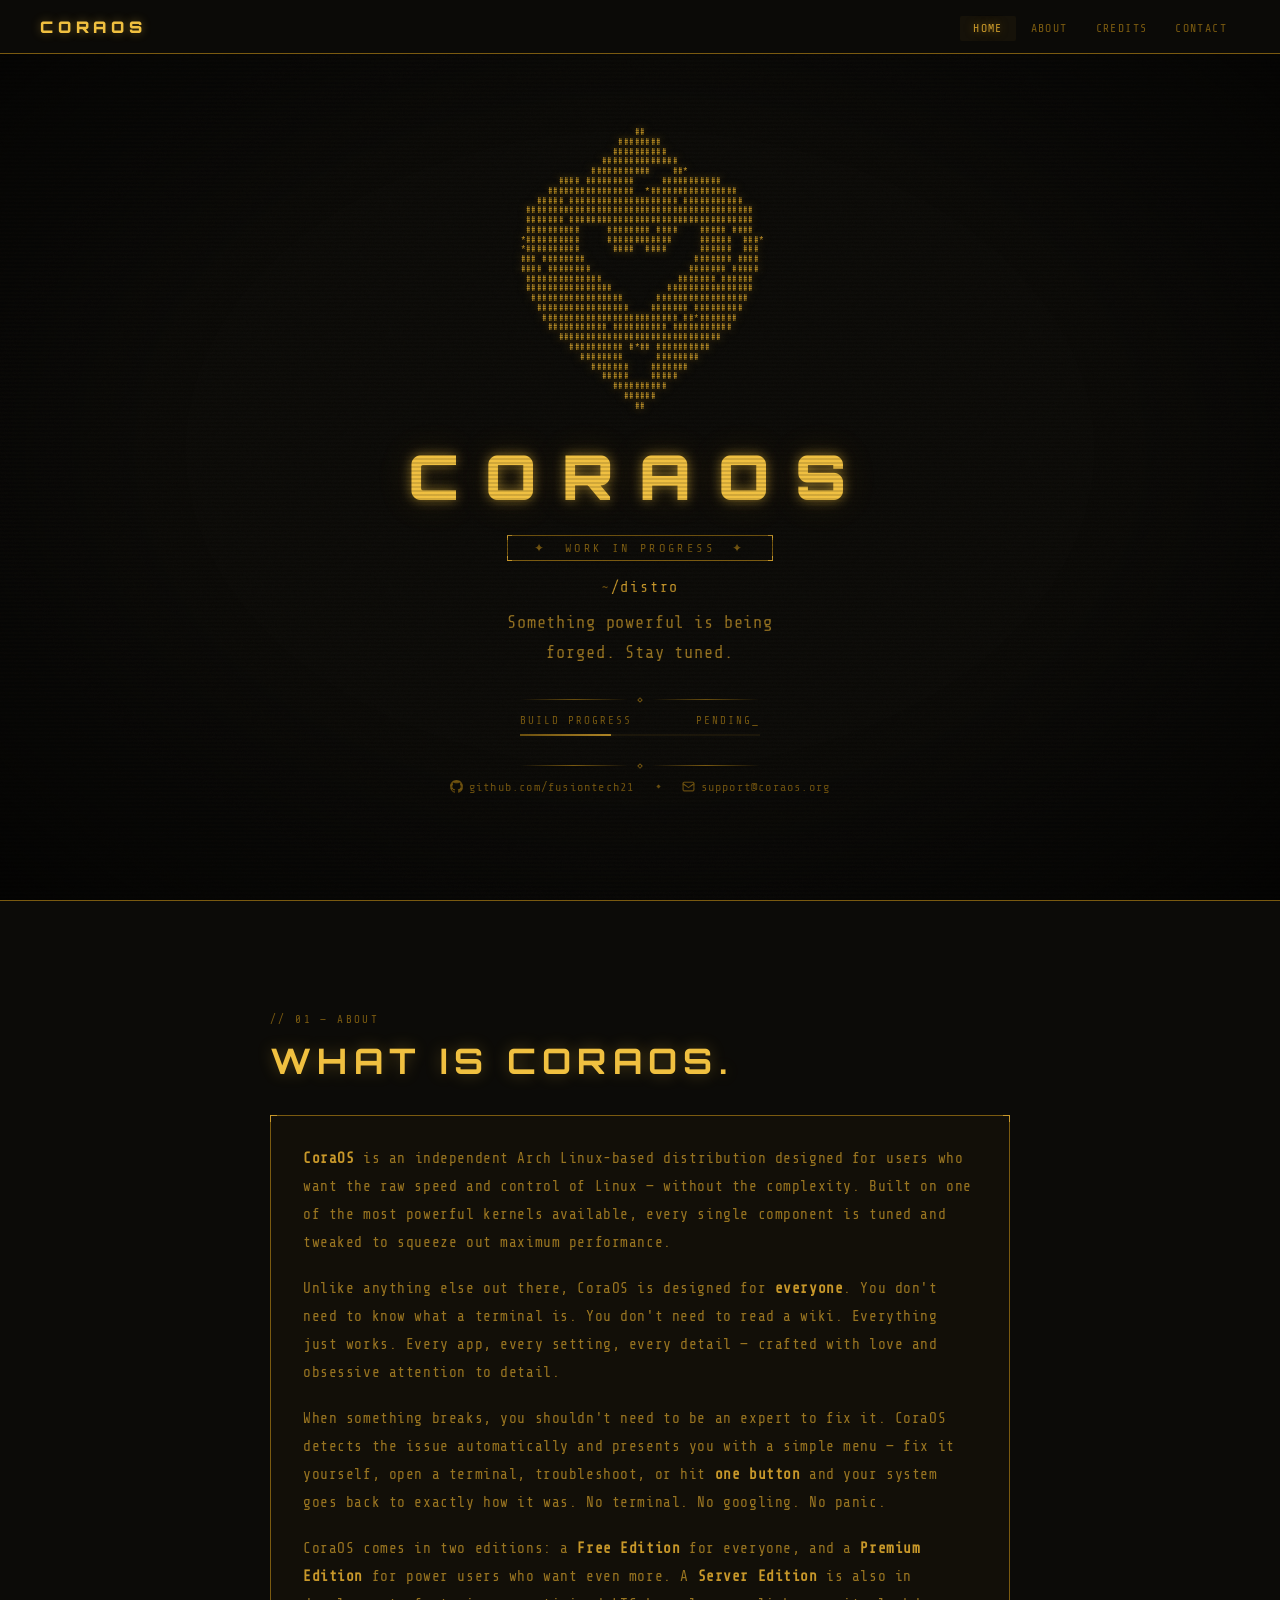
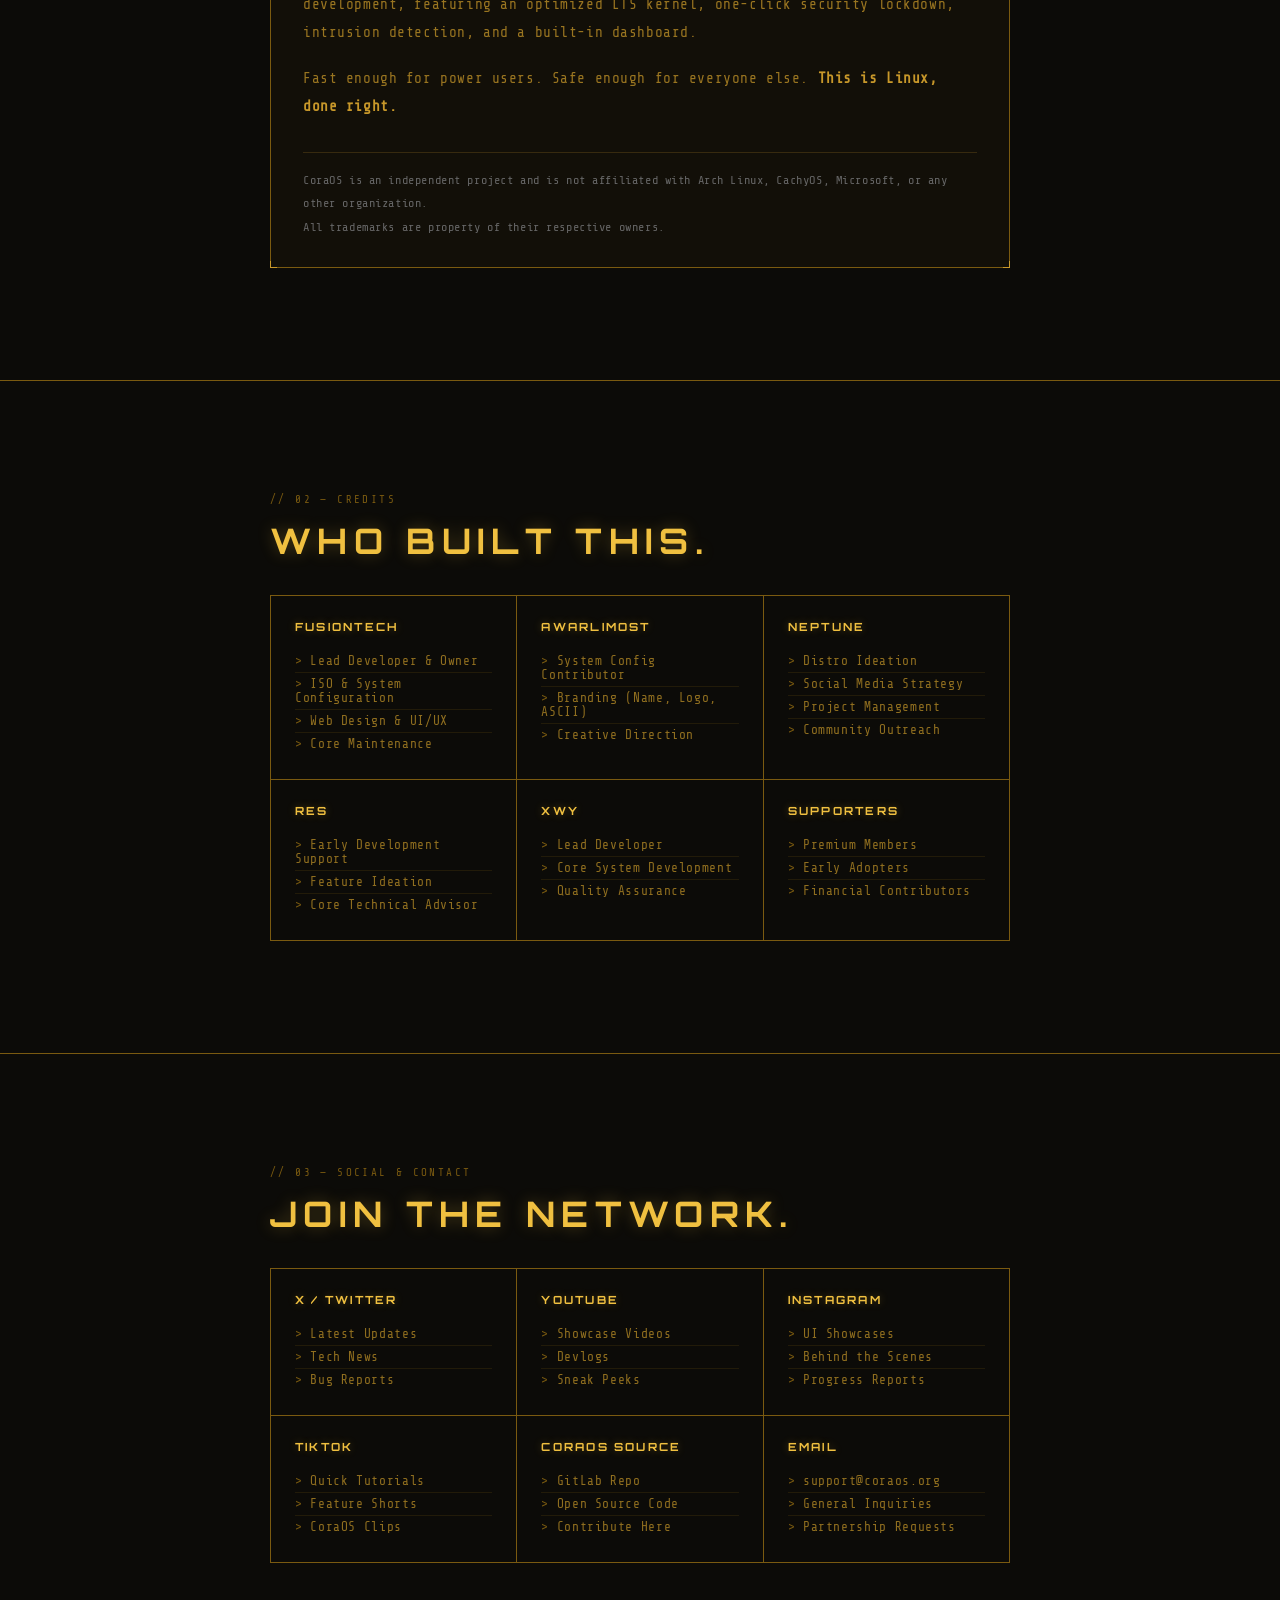
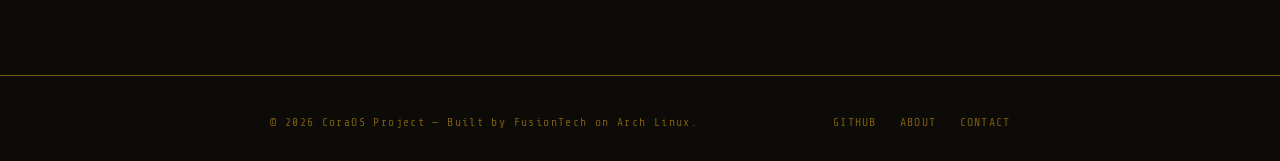
<file: index.html>
<!doctype html>
<html lang="en">
    <head>
        <link
            rel="icon"
            type="image/png"
            sizes="144x144"
            href="https://www.coraos.org/favicon-144.png"
        />
        <link rel="shortcut icon" href="https://www.coraos.org/favicon.ico" />
        <meta charset="UTF-8" />
        <meta name="viewport" content="width=device-width, initial-scale=1.0" />
        <meta
            name="keywords"
            content="CoraOS, Fedora Linux, Linux distribution, open source distro, developer Linux, gaming Linux"
        />
        <link rel="canonical" href="https://coraos.org/" />
        <title>CoraOS — By FusionTech.</title>
        <meta name="title" content="CoraOS by Fusiontech." />
        <meta
            name="description"
            content="CoraOS - A powerful, user-friendly Fedora-based Linux distribution with Default, Developer and Gaming editions. Built for performance and ease of use."
        />

        <meta property="og:type" content="website" />
        <meta property="og:url" content="https://coraos.org/" />
        <meta property="og:title" content="CoraOS by Fusiontech." />
        <meta
            property="og:description"
            content="CoraOS - A powerful, user-friendly Fedora-based Linux distribution with Default, Developer and Gaming editions. Built for performance and ease of use."
        />
        <meta property="og:image" content="https://coraos.org/embedbanner.png" />

        <meta property="twitter:card" content="summary_large_image" />
        <meta property="twitter:url" content="https://coraos.org/" />
        <meta property="twitter:title" content="CoraOS by Fusiontech." />
        <meta
            property="twitter:description"
            content="CoraOS - A powerful, user-friendly Fedora-based Linux distribution with Default, Developer and Gaming editions. Built for performance and ease of use."
        />
        <meta
            property="twitter:image"
            content="https://coraos.org/embedbanner.png"
        />

        <meta name="theme-color" content="#c8982a" />

        <link rel="preconnect" href="https://fonts.googleapis.com" />
        <link
            href="https://fonts.googleapis.com/css2?family=Share+Tech+Mono&family=Orbitron:wght@400;700;900&display=swap"
            rel="stylesheet"
        />

        <meta name="robots" content="index, follow" />

        <link rel="stylesheet" href="./styles/main.css" />
    </head>
    <body>
        <div id="noise"></div>
        <div id="particles"></div>

        <div data-include="./partials/nav.html"></div>
        <div data-include="./partials/mob-menu.html"></div>
        <div data-include="./partials/hero.html"></div>
        <div data-include="./partials/about.html"></div>
        <div data-include="./partials/credits.html"></div>
        <div data-include="./partials/contact.html"></div>
        <div data-include="./partials/footer.html"></div>

        <script src="./scripts/app.js" defer></script>
    </body>
</html>
</file>
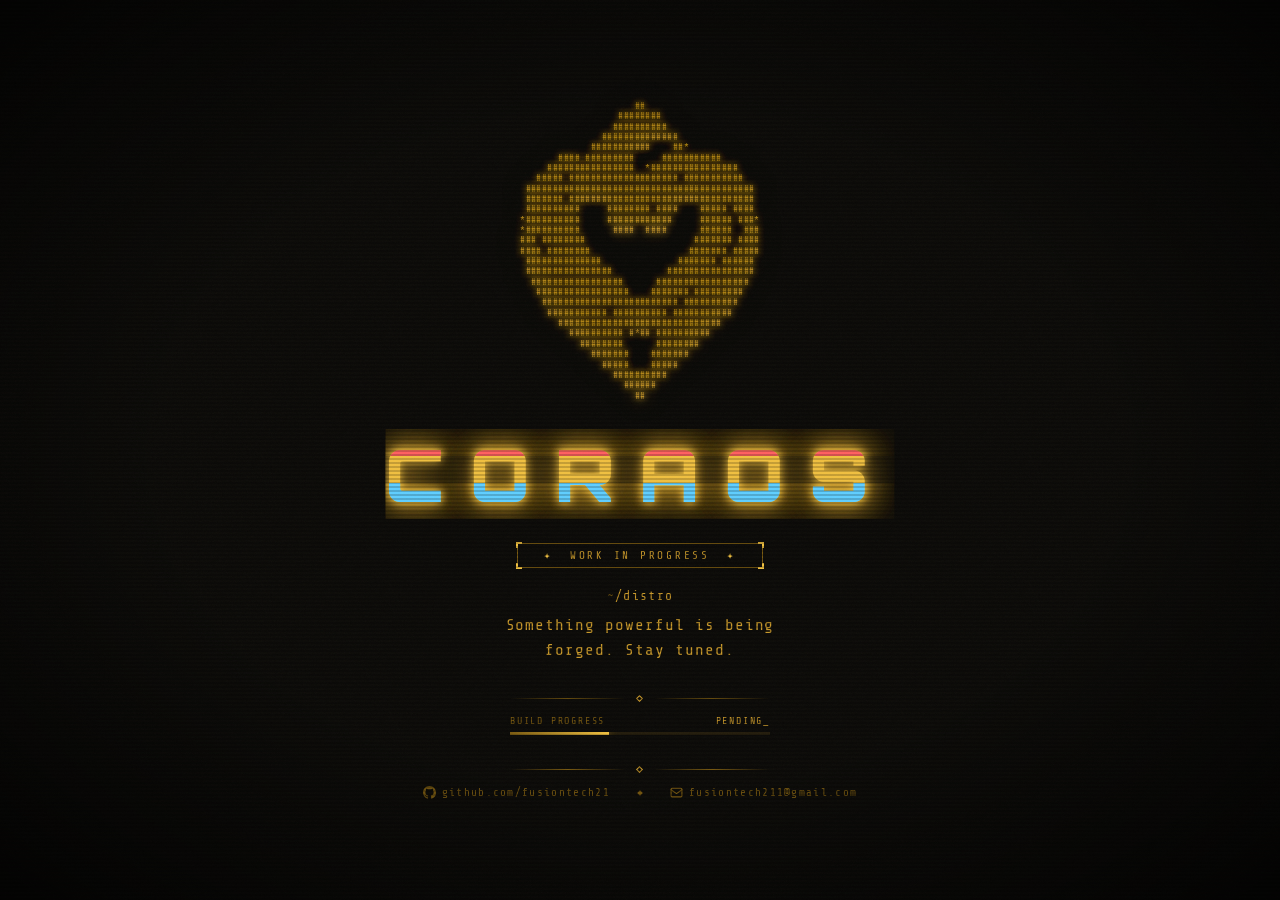
<file: smadd.html>
<!DOCTYPE html>
<html lang="en">
<head>
  <meta charset="UTF-8" />
  <meta name="viewport" content="width=device-width, initial-scale=1.0" />
  <title>CoraOS — Work In Progress</title>
  <link rel="preconnect" href="https://fonts.googleapis.com" />
  <link href="https://fonts.googleapis.com/css2?family=Share+Tech+Mono&family=Orbitron:wght@400;700;900&display=swap" rel="stylesheet" />
  <style>
    *, *::before, *::after { box-sizing: border-box; margin: 0; padding: 0; }

    :root {
      --gold: #c8982a;
      --gold-bright: #f0c040;
      --gold-dim: #7a5a10;
      --bg: #0c0b08;
      --scanline-color: rgba(0,0,0,0.18);
    }

    html, body {
      width: 100%; height: 100%;
      background: var(--bg);
      color: var(--gold);
      font-family: 'Share Tech Mono', monospace;
      overflow: hidden;
      display: flex;
      align-items: center;
      justify-content: center;
    }

    /* ── SCANLINES ── */
    body::before {
      content: '';
      position: fixed;
      inset: 0;
      background: repeating-linear-gradient(
        to bottom,
        transparent 0px,
        transparent 2px,
        var(--scanline-color) 2px,
        var(--scanline-color) 4px
      );
      pointer-events: none;
      z-index: 100;
      animation: scanMove 8s linear infinite;
    }

    @keyframes scanMove {
      0%   { background-position: 0 0; }
      100% { background-position: 0 100px; }
    }

    /* ── VIGNETTE ── */
    body::after {
      content: '';
      position: fixed;
      inset: 0;
      background: radial-gradient(ellipse at center, transparent 50%, rgba(0,0,0,0.75) 100%);
      pointer-events: none;
      z-index: 99;
    }

    /* ── FLOATING PARTICLES ── */
    #particles {
      position: fixed;
      inset: 0;
      pointer-events: none;
      overflow: hidden;
      z-index: 1;
    }
    .particle {
      position: absolute;
      width: 2px; height: 2px;
      border-radius: 50%;
      background: var(--gold);
      opacity: 0;
      animation: floatUp var(--dur) var(--delay) infinite ease-in;
    }
    @keyframes floatUp {
      0%   { transform: translateY(0) translateX(0); opacity: 0; }
      10%  { opacity: 0.6; }
      90%  { opacity: 0.2; }
      100% { transform: translateY(-100vh) translateX(var(--drift)); opacity: 0; }
    }

    /* ── MAIN WRAPPER ── */
    #main {
      position: relative;
      z-index: 10;
      display: flex;
      flex-direction: column;
      align-items: center;
      gap: 0;
      opacity: 0;
      animation: fadeIn 1.2s 0.3s ease forwards;
    }
    @keyframes fadeIn { to { opacity: 1; } }

    /* ── ASCII ART ── */
    #ascii-wrap {
      position: relative;
      margin-bottom: 28px;
    }

    #ascii {
      font-family: 'Share Tech Mono', monospace;
      font-size: clamp(5px, 1.1vw, 9px);
      line-height: 1.15;
      letter-spacing: 0.05em;
      white-space: pre;
      color: var(--gold);
      text-shadow:
        0 0 6px var(--gold-bright),
        0 0 14px var(--gold),
        0 0 30px var(--gold-dim);
      animation: glowPulse 3s ease-in-out infinite, charFlicker 0.08s step-end infinite;
      position: relative;
      user-select: none;
    }

    @keyframes glowPulse {
      0%, 100% {
        text-shadow:
          0 0 6px var(--gold-bright),
          0 0 14px var(--gold),
          0 0 30px var(--gold-dim);
        opacity: 1;
      }
      50% {
        text-shadow:
          0 0 10px var(--gold-bright),
          0 0 22px var(--gold),
          0 0 50px var(--gold-dim),
          0 0 80px rgba(200,152,42,0.3);
        opacity: 0.95;
      }
    }

    @keyframes charFlicker {
      0%   { opacity: 1; }
      92%  { opacity: 1; }
      93%  { opacity: 0.85; }
      94%  { opacity: 1; }
      97%  { opacity: 1; }
      98%  { opacity: 0.7; }
      99%  { opacity: 1; }
    }

    /* ── TITLE ── */
    #title {
      font-family: 'Orbitron', monospace;
      font-weight: 900;
      font-size: clamp(28px, 6vw, 72px);
      letter-spacing: 0.35em;
      color: var(--gold-bright);
      text-transform: uppercase;
      text-shadow:
        0 0 10px var(--gold-bright),
        0 0 30px var(--gold),
        0 0 60px var(--gold-dim);
      position: relative;
      margin-bottom: 24px;
      animation: titleReveal 1.4s 0.8s both, glowTitle 4s 2s ease-in-out infinite;
    }

    @keyframes titleReveal {
      0% { clip-path: inset(0 100% 0 0); opacity: 0; }
      30% { opacity: 1; }
      100% { clip-path: inset(0 0% 0 0); opacity: 1; }
    }

    @keyframes glowTitle {
      0%, 100% {
        text-shadow:
          0 0 10px var(--gold-bright),
          0 0 30px var(--gold),
          0 0 60px var(--gold-dim);
      }
      50% {
        text-shadow:
          0 0 20px #fff8e0,
          0 0 40px var(--gold-bright),
          0 0 80px var(--gold),
          0 0 120px var(--gold-dim);
      }
    }

    /* glitch layers */
    #title::before, #title::after {
      content: 'CoraOS';
      position: absolute;
      top: 0; left: 0; width: 100%;
      font-family: 'Orbitron', monospace;
      font-weight: 900;
      letter-spacing: 0.35em;
    }
    #title::before {
      color: #ff6060;
      animation: glitchTop 5s 3s step-end infinite;
      clip-path: inset(0 0 70% 0);
    }
    #title::after {
      color: #60cfff;
      animation: glitchBot 5s 3.2s step-end infinite;
      clip-path: inset(60% 0 0 0);
    }

    @keyframes glitchTop {
      0%,90%,100% { transform: none; opacity: 0; }
      91% { transform: translate(-3px, -2px); opacity: 0.7; }
      93% { transform: translate(3px, 1px); opacity: 0.5; }
      95% { transform: none; opacity: 0; }
    }
    @keyframes glitchBot {
      0%,88%,100% { transform: none; opacity: 0; }
      89% { transform: translate(3px, 2px); opacity: 0.7; }
      91% { transform: translate(-2px, -1px); opacity: 0.4; }
      93% { transform: none; opacity: 0; }
    }

    /* ── BADGE ── */
    #badge {
      border: 1px solid var(--gold-dim);
      padding: 5px 18px;
      font-size: 11px;
      letter-spacing: 0.25em;
      color: var(--gold);
      text-transform: uppercase;
      position: relative;
      margin-bottom: 20px;
      opacity: 0;
      animation: fadeSlideUp 0.8s 1.4s ease forwards;
    }
    #badge::before, #badge::after {
      content: '✦';
      margin: 0 8px;
      color: var(--gold-bright);
    }
    #badge .corner {
      position: absolute;
      width: 6px; height: 6px;
      border-color: var(--gold-bright);
      border-style: solid;
    }
    #badge .corner.tl { top: -2px; left: -2px; border-width: 2px 0 0 2px; }
    #badge .corner.tr { top: -2px; right: -2px; border-width: 2px 2px 0 0; }
    #badge .corner.bl { bottom: -2px; left: -2px; border-width: 0 0 2px 2px; }
    #badge .corner.br { bottom: -2px; right: -2px; border-width: 0 2px 2px 0; }

    /* ── PATH ── */
    #path {
      font-size: 13px;
      color: var(--gold-dim);
      letter-spacing: 0.1em;
      margin-bottom: 10px;
      opacity: 0;
      animation: fadeSlideUp 0.8s 1.7s ease forwards;
    }
    #path span { color: var(--gold); }

    /* ── TAGLINE ── */
    #tagline {
      font-size: clamp(13px, 2vw, 16px);
      letter-spacing: 0.06em;
      color: var(--gold);
      text-align: center;
      line-height: 1.6;
      opacity: 0;
      animation: fadeSlideUp 0.8s 2s ease forwards;
      margin-bottom: 32px;
    }

    /* ── DIVIDER ── */
    .divider {
      display: flex;
      align-items: center;
      gap: 12px;
      width: 260px;
      margin-bottom: 14px;
      opacity: 0;
      animation: fadeSlideUp 0.6s 2.2s ease forwards;
    }
    .divider-line {
      flex: 1;
      height: 1px;
      background: linear-gradient(to right, transparent, var(--gold-dim), transparent);
    }
    .divider-dot {
      width: 5px; height: 5px;
      border: 1px solid var(--gold);
      transform: rotate(45deg);
      animation: rotateDot 6s linear infinite;
    }
    @keyframes rotateDot { to { transform: rotate(225deg); } }

    /* ── PROGRESS BAR ── */
    #progress-wrap {
      width: 260px;
      margin-bottom: 32px;
      opacity: 0;
      animation: fadeSlideUp 0.8s 2.3s ease forwards;
    }
    #progress-label {
      display: flex;
      justify-content: space-between;
      font-size: 10px;
      letter-spacing: 0.18em;
      color: var(--gold-dim);
      text-transform: uppercase;
      margin-bottom: 6px;
    }
    #progress-label span:last-child {
      color: var(--gold);
      animation: blink 1.4s step-end infinite;
    }
    @keyframes blink { 50% { opacity: 0; } }

    #progress-track {
      width: 100%;
      height: 3px;
      background: rgba(200,152,42,0.12);
      position: relative;
      overflow: hidden;
    }
    #progress-fill {
      height: 100%;
      background: linear-gradient(to right, var(--gold-dim), var(--gold-bright));
      width: 0;
      animation: fillBar 3s 2.8s ease forwards;
      box-shadow: 0 0 8px var(--gold);
    }
    @keyframes fillBar { to { width: 38%; } }

    #progress-track::after {
      content: '';
      position: absolute;
      top: 0; left: -60%;
      width: 50%;
      height: 100%;
      background: linear-gradient(to right, transparent, rgba(255,255,255,0.4), transparent);
      animation: shimmer 2.5s 3.5s ease-in-out infinite;
    }
    @keyframes shimmer {
      0% { left: -60%; }
      100% { left: 120%; }
    }

    /* ── FOOTER LINKS ── */
    #links {
      display: flex;
      gap: 28px;
      align-items: center;
      font-size: 11px;
      letter-spacing: 0.12em;
      color: var(--gold-dim);
      opacity: 0;
      animation: fadeSlideUp 0.8s 2.6s ease forwards;
    }
    #links a {
      color: var(--gold-dim);
      text-decoration: none;
      display: flex;
      align-items: center;
      gap: 6px;
      transition: color 0.3s, text-shadow 0.3s;
    }
    #links a:hover {
      color: var(--gold-bright);
      text-shadow: 0 0 8px var(--gold);
    }
    .links-sep {
      width: 4px; height: 4px;
      background: var(--gold-dim);
      transform: rotate(45deg);
    }

    @keyframes fadeSlideUp {
      0% { opacity: 0; transform: translateY(12px); }
      100% { opacity: 1; transform: translateY(0); }
    }

    /* ── NOISE OVERLAY ── */
    #noise {
      position: fixed;
      inset: 0;
      pointer-events: none;
      z-index: 98;
      opacity: 0.035;
      background-image: url("data:image/svg+xml,%3Csvg viewBox='0 0 256 256' xmlns='http://www.w3.org/2000/svg'%3E%3Cfilter id='noise'%3E%3CfeTurbulence type='fractalNoise' baseFrequency='0.9' numOctaves='4' stitchTiles='stitch'/%3E%3C/filter%3E%3Crect width='100%25' height='100%25' filter='url(%23noise)'/%3E%3C/svg%3E");
      background-size: 128px 128px;
      animation: noiseAnim 0.15s step-end infinite;
    }
    @keyframes noiseAnim {
      0%   { background-position: 0 0; }
      25%  { background-position: -30px 15px; }
      50%  { background-position: 15px -20px; }
      75%  { background-position: -10px 25px; }
      100% { background-position: 20px -10px; }
    }
  </style>
</head>
<body>

<div id="noise"></div>

<!-- Floating particles -->
<div id="particles"></div>

<div id="main">

  <div id="ascii-wrap">
    <pre id="ascii">                                 ##                                 
                              ########                              
                             ##########                             
                           ##############                           
                         ###########    ##*                         
                   #### #########     ###########                   
                 ################  *################                
               ##### #################### ###########               
             ##########################################             
             ####### ##################################             
             ##########     ######## ####    ##### ####             
            *##########     ############     ###### ###*            
            *##########      ####  ####      ######  ###            
            ### ########                    ####### ####            
            #### ########                  ####### #####            
             ##############              ####### ######             
             ################          ################             
              #################      #################              
               #################    ####### #########               
                ######################### ##########                
                 ########### ########## ###########                 
                   ##############################                   
                     ########## #*## ##########                     
                       ########      ########                       
                         #######    #######                         
                           #####    #####                           
                             ##########                             
                               ######                               
                                 ##                                 </pre>
  </div>

  <div id="title">CoraOS</div>

  <div id="badge">
    <span class="corner tl"></span>
    <span class="corner tr"></span>
    <span class="corner bl"></span>
    <span class="corner br"></span>
    work in progress
  </div>

  <div id="path">~<span>/distro</span></div>

  <div id="tagline">
    Something powerful is being<br>forged. Stay tuned.
  </div>

  <div class="divider">
    <div class="divider-line"></div>
    <div class="divider-dot"></div>
    <div class="divider-line"></div>
  </div>

  <div id="progress-wrap">
    <div id="progress-label">
      <span>build progress</span>
      <span>pending_</span>
    </div>
    <div id="progress-track">
      <div id="progress-fill"></div>
    </div>
  </div>

  <div class="divider">
    <div class="divider-line"></div>
    <div class="divider-dot"></div>
    <div class="divider-line"></div>
  </div>

  <div id="links">
    <a href="https://github.com/fusiontech21" target="_blank">
      <!-- github icon -->
      <svg width="13" height="13" viewBox="0 0 24 24" fill="currentColor">
        <path d="M12 0C5.37 0 0 5.37 0 12c0 5.31 3.435 9.795 8.205 11.385.6.105.825-.255.825-.57 0-.285-.015-1.23-.015-2.235-3.015.555-3.795-.735-4.035-1.41-.135-.345-.72-1.41-1.23-1.695-.42-.225-1.02-.78-.015-.795.945-.015 1.62.87 1.845 1.23 1.08 1.815 2.805 1.305 3.495.99.105-.78.42-1.305.765-1.605-2.67-.3-5.46-1.335-5.46-5.925 0-1.305.465-2.385 1.23-3.225-.12-.3-.54-1.53.12-3.18 0 0 1.005-.315 3.3 1.23.96-.27 1.98-.405 3-.405s2.04.135 3 .405c2.295-1.56 3.3-1.23 3.3-1.23.66 1.65.24 2.88.12 3.18.765.84 1.23 1.905 1.23 3.225 0 4.605-2.805 5.625-5.475 5.925.435.375.81 1.095.81 2.22 0 1.605-.015 2.895-.015 3.3 0 .315.225.69.825.57A12.02 12.02 0 0 0 24 12c0-6.63-5.37-12-12-12z"/>
      </svg>
      github.com/fusiontech21
    </a>
    <div class="links-sep"></div>
    <a href="mailto:fusiontech211@gmail.com">
      <!-- mail icon -->
      <svg width="13" height="13" viewBox="0 0 24 24" fill="none" stroke="currentColor" stroke-width="2" stroke-linecap="round" stroke-linejoin="round">
        <rect x="2" y="4" width="20" height="16" rx="2"/>
        <path d="M2 7l10 7 10-7"/>
      </svg>
      fusiontech211@gmail.com
    </a>
  </div>

</div>

<script>
  // ── SPAWN PARTICLES ──
  const container = document.getElementById('particles');
  for (let i = 0; i < 40; i++) {
    const p = document.createElement('div');
    p.className = 'particle';
    p.style.cssText = `
      left: ${Math.random() * 100}%;
      bottom: ${Math.random() * -20}px;
      --dur: ${6 + Math.random() * 12}s;
      --delay: ${-Math.random() * 18}s;
      --drift: ${(Math.random() - 0.5) * 80}px;
      width: ${1 + Math.random() * 2}px;
      height: ${1 + Math.random() * 2}px;
    `;
    container.appendChild(p);
  }

  // ── RANDOM ASCII CHAR FLICKER ──
  const ascii = document.getElementById('ascii');
  const original = ascii.textContent;
  const chars = '#*+░▒▓';

  setInterval(() => {
    if (Math.random() > 0.7) return; // skip most frames
    const arr = original.split('');
    const hashPositions = arr.reduce((a, c, i) => (c === '#' ? [...a, i] : a), []);
    const pick = hashPositions[Math.floor(Math.random() * hashPositions.length)];
    if (pick !== undefined) {
      arr[pick] = chars[Math.floor(Math.random() * chars.length)];
      ascii.textContent = arr.join('');
      setTimeout(() => { ascii.textContent = original; }, 60);
    }
  }, 120);
</script>
</body>
</html>
</file>
<file: styles/main.css>
/*
  Split-out stylesheet from the original single-file index.html
  (keeping selectors/variables intact so layout stays the same)
*/

*,
*::before,
*::after {
    box-sizing: border-box;
    margin: 0;
    padding: 0;
}

:root {
    --gold: #c8982a;
    --gold-bright: #f0c040;
    --gold-dim: #7a5a10;
    --bg: #0c0b08;
}

html {
    scroll-behavior: smooth;
}

/* Makes the card link behave like a container */
.card-link {
    text-decoration: none;
    display: block;
    color: inherit;
}

.card-link:hover .gold-card {
    background: rgba(200, 152, 42, 0.12);
    cursor: pointer;
}

.card-link .gold-card li {
    transition: color 0.2s;
}

.card-link:hover .gold-card li {
    color: var(--gold-bright);
}

body {
    background: var(--bg);
    color: var(--gold);
    font-family: "Share Tech Mono", monospace;
    overflow-x: hidden;
}

/* SCANLINES */
body::before {
    content: "";
    position: fixed;
    inset: 0;
    z-index: 200;
    pointer-events: none;
    background: repeating-linear-gradient(
        to bottom,
        transparent 0px,
        transparent 2px,
        rgba(0, 0, 0, 0.13) 2px,
        rgba(0, 0, 0, 0.13) 4px
    );
}

/* VIGNETTE */
body::after {
    content: "";
    position: fixed;
    inset: 0;
    z-index: 199;
    pointer-events: none;
    background: radial-gradient(
        ellipse at center,
        transparent 50%,
        rgba(0, 0, 0, 0.65) 100%
    );
}

/* NOISE */
#noise {
    position: fixed;
    inset: 0;
    z-index: 198;
    pointer-events: none;
    opacity: 0.025;
    background-image: url("data:image/svg+xml,%3Csvg viewBox='0 0 256 256' xmlns='http://www.w3.org/2000/svg'%3E%3Cfilter id='n'%3E%3CfeTurbulence type='fractalNoise' baseFrequency='0.9' numOctaves='4' stitchTiles='stitch'/%3E%3C/filter%3E%3Crect width='100%25' height='100%25' filter='url(%23n)'/%3E%3C/svg%3E");
    background-size: 128px 128px;
    animation: noiseAnim 0.15s step-end infinite;
}
@keyframes noiseAnim {
    0% {
        background-position: 0 0;
    }
    25% {
        background-position: -30px 15px;
    }
    50% {
        background-position: 15px -20px;
    }
    75% {
        background-position: -10px 25px;
    }
    100% {
        background-position: 20px -10px;
    }
}

/* PARTICLES */
#particles {
    position: fixed;
    inset: 0;
    pointer-events: none;
    overflow: hidden;
    z-index: 1;
}
.particle {
    position: absolute;
    border-radius: 50%;
    background: var(--gold);
    opacity: 0;
    animation: floatUp var(--dur) var(--delay) infinite ease-in;
}
@keyframes floatUp {
    0% {
        transform: translateY(0) translateX(0);
        opacity: 0;
    }
    10% {
        opacity: 0.35;
    }
    90% {
        opacity: 0.08;
    }
    100% {
        transform: translateY(-100vh) translateX(var(--drift));
        opacity: 0;
    }
}

/* ── NAV ─────────────────────────────────────────── */
nav {
    position: fixed;
    top: 0;
    left: 0;
    right: 0;
    z-index: 300;
    display: flex;
    align-items: center;
    justify-content: space-between;
    padding: 0 clamp(1rem, 4vw, 2.5rem);
    height: 54px;
    background: rgba(12, 11, 8, 0.92);
    backdrop-filter: blur(10px);
    border-bottom: 1px solid var(--gold-dim);
}

.nav-logo {
    font-family: "Orbitron", monospace;
    font-weight: 900;
    font-size: 1rem;
    letter-spacing: 0.3em;
    color: var(--gold-bright);
    text-decoration: none;
    text-transform: uppercase;
    text-shadow: 0 0 10px rgba(240, 192, 64, 0.4);
}

.nav-links {
    display: flex;
    align-items: center;
    gap: 2px;
    list-style: none;
}
.nav-links a {
    font-family: "Share Tech Mono", monospace;
    font-size: 0.72rem;
    letter-spacing: 0.12em;
    color: var(--gold-dim);
    text-decoration: none;
    text-transform: uppercase;
    padding: 6px 13px;
    border-radius: 2px;
    transition: color 0.2s, text-shadow 0.2s, background 0.2s;
}
.nav-links a:hover,
.nav-links a.active {
    color: var(--gold);
    text-shadow: 0 0 8px rgba(200, 152, 42, 0.5);
    background: rgba(200, 152, 42, 0.06);
}
.nav-links .nav-cta a {
    border: 1px solid var(--gold-dim);
    color: var(--gold);
    padding: 5px 14px;
}
.nav-links .nav-cta a:hover {
    border-color: var(--gold);
    background: rgba(200, 152, 42, 0.1);
    text-shadow: 0 0 10px rgba(200, 152, 42, 0.5);
}

/* hamburger */
.ham {
    display: none;
    flex-direction: column;
    gap: 4px;
    background: none;
    border: none;
    cursor: pointer;
    padding: 4px;
}
.ham span {
    display: block;
    width: 20px;
    height: 1px;
    background: var(--gold);
    transition: all 0.25s;
}
.ham.open span:nth-child(1) {
    transform: translateY(5px) rotate(45deg);
}
.ham.open span:nth-child(2) {
    opacity: 0;
}
.ham.open span:nth-child(3) {
    transform: translateY(-5px) rotate(-45deg);
}

.mob-menu {
    display: none;
    position: fixed;
    inset: 0;
    z-index: 299;
    background: rgba(12, 11, 8, 0.97);
    flex-direction: column;
    align-items: center;
    justify-content: center;
    gap: 6px;
    padding: 2rem;
}
.mob-menu.open {
    display: flex;
}
.mob-menu a {
    width: 100%;
    text-align: center;
    padding: 13px;
    font-family: "Share Tech Mono", monospace;
    font-size: 0.85rem;
    letter-spacing: 0.2em;
    text-transform: uppercase;
    color: var(--gold-dim);
    text-decoration: none;
    border: 1px solid var(--gold-dim);
    border-radius: 2px;
    transition: all 0.2s;
}
.mob-menu a:hover {
    color: var(--gold);
    border-color: var(--gold);
    text-shadow: 0 0 8px rgba(200, 152, 42, 0.4);
}
.mob-menu .mcta {
    color: var(--gold);
    border-color: var(--gold);
}

/* ── SHARED SECTION STYLES ───────────────────────── */
section {
    position: relative;
    z-index: 10;
}

.sec-inner {
    max-width: 820px;
    margin: 0 auto;
    padding: clamp(4rem, 10vw, 7rem) clamp(1.25rem, 5vw, 2.5rem);
}

.sec-label {
    font-size: 0.68rem;
    letter-spacing: 0.22em;
    text-transform: uppercase;
    color: var(--gold-dim);
    margin-bottom: 0.75rem;
    display: block;
}

.sec-title {
    font-family: "Orbitron", monospace;
    font-weight: 700;
    font-size: clamp(1.4rem, 3.5vw, 2.2rem);
    letter-spacing: 0.18em;
    color: var(--gold-bright);
    text-transform: uppercase;
    text-shadow: 0 0 16px rgba(240, 192, 64, 0.3);
    margin-bottom: 2rem;
}

/* corner-bordered box */
.corner-box {
    position: relative;
    border: 1px solid var(--gold-dim);
    padding: 1.75rem 2rem;
    background: rgba(200, 152, 42, 0.03);
}
.corner-box .c {
    position: absolute;
    width: 7px;
    height: 7px;
    border-color: var(--gold);
    border-style: solid;
}
.corner-box .c.tl {
    top: -1px;
    left: -1px;
    border-width: 1px 0 0 1px;
}
.corner-box .c.tr {
    top: -1px;
    right: -1px;
    border-width: 1px 1px 0 0;
}
.corner-box .c.bl {
    bottom: -1px;
    left: -1px;
    border-width: 0 0 1px 1px;
}
.corner-box .c.br {
    bottom: -1px;
    right: -1px;
    border-width: 0 1px 1px 0;
}

/* divider */
.divider {
    display: flex;
    align-items: center;
    gap: 10px;
    margin: 2.5rem 0;
}
.divider-line {
    flex: 1;
    height: 1px;
    background: linear-gradient(to right, transparent, var(--gold-dim), transparent);
}
.divider-dot {
    width: 4px;
    height: 4px;
    border: 1px solid var(--gold-dim);
    transform: rotate(45deg);
}

/* grid for cards */
.gold-grid {
    display: grid;
    grid-template-columns: repeat(auto-fit, minmax(min(220px, 100%), 1fr));
    gap: 1px;
    border: 1px solid var(--gold-dim);
    background: var(--gold-dim);
}
.gold-card {
    background: var(--bg);
    padding: 1.5rem;
    transition: background 0.2s;
}
.gold-card:hover {
    background: rgba(200, 152, 42, 0.05);
}
.gold-card h4 {
    font-family: "Orbitron", monospace;
    font-size: 0.7rem;
    font-weight: 700;
    letter-spacing: 0.2em;
    text-transform: uppercase;
    color: var(--gold-bright);
    margin-bottom: 1rem;
    text-shadow: 0 0 8px rgba(240, 192, 64, 0.3);
}
.gold-card ul {
    list-style: none;
}
.gold-card li {
    font-size: 0.8rem;
    color: rgba(200, 152, 42, 0.7);
    letter-spacing: 0.05em;
    padding: 4px 0;
    border-bottom: 1px solid rgba(122, 90, 16, 0.2);
}
.gold-card li:last-child {
    border-bottom: none;
}
.gold-card li::before {
    content: "> ";
    color: var(--gold-dim);
}
.gold-card a {
    color: rgba(200, 152, 42, 0.7);
    text-decoration: none;
    transition: color 0.2s;
}
.gold-card a:hover {
    color: var(--gold-bright);
    text-shadow: 0 0 6px rgba(240, 192, 64, 0.4);
}

/* section separators */
#about {
    border-top: 1px solid var(--gold-dim);
}
#credits {
    border-top: 1px solid var(--gold-dim);
}
#contact {
    border-top: 1px solid var(--gold-dim);
}
footer {
    border-top: 1px solid var(--gold-dim);
}

/* ── HERO ────────────────────────────────────────── */
#hero {
    min-height: 100svh;
    display: flex;
    align-items: center;
    justify-content: center;
    padding: 70px 1rem 3rem;
}

#main {
    display: flex;
    flex-direction: column;
    align-items: center;
    opacity: 0;
    animation: fadeIn 1s 0.2s ease forwards;
    position: relative;
    z-index: 10;
}
@keyframes fadeIn {
    to {
        opacity: 1;
    }
}

#ascii {
    font-family: "Share Tech Mono", monospace;
    font-size: clamp(5px, 1.05vw, 8.5px);
    line-height: 1.15;
    letter-spacing: 0.05em;
    white-space: pre;
    color: var(--gold);
    text-shadow: 0 0 8px rgba(240, 192, 64, 0.5), 0 0 20px rgba(200, 152, 42, 0.25);
    margin-bottom: 26px;
    user-select: none;
    animation: subtlePulse 5s ease-in-out infinite;
}
@keyframes subtlePulse {
    0%,
    100% {
        opacity: 1;
    }
    50% {
        opacity: 0.88;
    }
}

#title {
    font-family: "Orbitron", monospace;
    font-weight: 900;
    font-size: clamp(26px, 5.2vw, 62px);
    letter-spacing: 0.42em;
    color: var(--gold-bright);
    text-transform: uppercase;
    text-shadow: 0 0 12px rgba(240, 192, 64, 0.55), 0 0 35px rgba(200, 152, 42, 0.2);
    margin-bottom: 20px;
    opacity: 0;
    animation: fadeUp 0.9s 0.5s ease forwards;
}

#badge {
    border: 1px solid var(--gold-dim);
    padding: 5px 18px;
    font-size: 12px;
    letter-spacing: 0.28em;
    color: var(--gold-dim);
    text-transform: uppercase;
    position: relative;
    margin-bottom: 18px;
    opacity: 0;
    animation: fadeUp 0.7s 0.9s ease forwards;
}
#badge::before,
#badge::after {
    content: "✦";
    margin: 0 8px;
}
#badge .corner {
    position: absolute;
    width: 5px;
    height: 5px;
    border-color: var(--gold);
    border-style: solid;
}
#badge .corner.tl {
    top: -1px;
    left: -1px;
    border-width: 1px 0 0 1px;
}
#badge .corner.tr {
    top: -1px;
    right: -1px;
    border-width: 1px 1px 0 0;
}
#badge .corner.bl {
    bottom: -1px;
    left: -1px;
    border-width: 0 0 1px 1px;
}
#badge .corner.br {
    bottom: -1px;
    right: -1px;
    border-width: 0 1px 1px 0;
}

#path {
    font-size: 15px;
    color: var(--gold-dim);
    letter-spacing: 0.12em;
    margin-bottom: 12px;
    opacity: 0;
    animation: fadeUp 0.7s 1.1s ease forwards;
}
#path span {
    color: var(--gold);
}

#tagline {
    font-size: clamp(14px, 1.8vw, 17px);
    letter-spacing: 0.05em;
    color: rgba(200, 152, 42, 0.75);
    text-align: center;
    line-height: 1.75;
    opacity: 0;
    animation: fadeUp 0.7s 1.3s ease forwards;
    margin-bottom: 30px;
}

.hero-divider {
    display: flex;
    align-items: center;
    gap: 10px;
    width: 240px;
    margin-bottom: 12px;
    opacity: 0;
    animation: fadeUp 0.6s 1.5s ease forwards;
}
.hero-divider-line {
    flex: 1;
    height: 1px;
    background: linear-gradient(to right, transparent, var(--gold-dim), transparent);
}
.hero-divider-dot {
    width: 4px;
    height: 4px;
    border: 1px solid var(--gold-dim);
    transform: rotate(45deg);
}

#progress-wrap {
    width: 240px;
    margin-bottom: 28px;
    opacity: 0;
    animation: fadeUp 0.7s 1.6s ease forwards;
}
#progress-label {
    display: flex;
    justify-content: space-between;
    font-size: 11px;
    letter-spacing: 0.18em;
    color: var(--gold-dim);
    text-transform: uppercase;
    margin-bottom: 7px;
}
#progress-label span:last-child {
    animation: blink 1.4s step-end infinite;
}
@keyframes blink {
    50% {
        opacity: 0;
    }
}
#progress-track {
    width: 100%;
    height: 2px;
    background: rgba(200, 152, 42, 0.1);
    position: relative;
    overflow: hidden;
}
#progress-fill {
    height: 100%;
    background: linear-gradient(to right, var(--gold-dim), var(--gold));
    box-shadow: 0 0 6px rgba(200, 152, 42, 0.5);
    width: 0;
    animation: fillBar 2.2s 2s ease forwards;
}
@keyframes fillBar {
    to {
        width: 38%;
    }
}
#progress-track::after {
    content: "";
    position: absolute;
    top: 0;
    left: -60%;
    width: 50%;
    height: 100%;
    background: linear-gradient(to right, transparent, rgba(255, 255, 255, 0.25), transparent);
    animation: shimmer 2.5s 3.2s ease-in-out infinite;
}
@keyframes shimmer {
    0% {
        left: -60%;
    }
    100% {
        left: 120%;
    }
}

#links {
    display: flex;
    gap: 22px;
    align-items: center;
    font-size: 12px;
    letter-spacing: 0.1em;
    opacity: 0;
    animation: fadeUp 0.7s 1.8s ease forwards;
    flex-wrap: wrap;
    justify-content: center;
}
#links a {
    color: var(--gold-dim);
    text-decoration: none;
    display: flex;
    align-items: center;
    gap: 6px;
    transition: color 0.2s, text-shadow 0.2s;
}
#links a:hover {
    color: var(--gold);
    text-shadow: 0 0 8px rgba(200, 152, 42, 0.4);
}
.links-sep {
    width: 3px;
    height: 3px;
    background: var(--gold-dim);
    transform: rotate(45deg);
}

@keyframes fadeUp {
    0% {
        opacity: 0;
        transform: translateY(8px);
    }
    100% {
        opacity: 1;
        transform: translateY(0);
    }
}

/* ── ABOUT PROSE ─────────────────────────────────── */
.about-text {
    font-size: clamp(0.82rem, 1.5vw, 0.9rem);
    color: rgba(200, 152, 42, 0.75);
    line-height: 1.95;
    letter-spacing: 0.04em;
}
.about-text p {
    margin-bottom: 1.1rem;
}
.about-text p:last-child {
    margin-bottom: 0;
}
.about-text strong {
    color: var(--gold);
}

/* ── FOOTER ──────────────────────────────────────── */
footer .sec-inner {
    padding-top: 2.5rem;
    padding-bottom: 2rem;
    display: flex;
    flex-wrap: wrap;
    align-items: center;
    justify-content: space-between;
    gap: 1rem;
}
.footer-copy {
    font-size: 0.72rem;
    letter-spacing: 0.12em;
    color: var(--gold-dim);
}
.footer-links {
    display: flex;
    gap: 1.5rem;
}
.footer-links a {
    font-size: 0.72rem;
    letter-spacing: 0.1em;
    color: var(--gold-dim);
    text-decoration: none;
    text-transform: uppercase;
    transition: color 0.2s;
}
.footer-links a:hover {
    color: var(--gold);
}

/* ── RESPONSIVE ──────────────────────────────────── */
@media (max-width: 600px) {
    .nav-links {
        display: none;
    }
    .ham {
        display: flex;
    }
}
</file>
